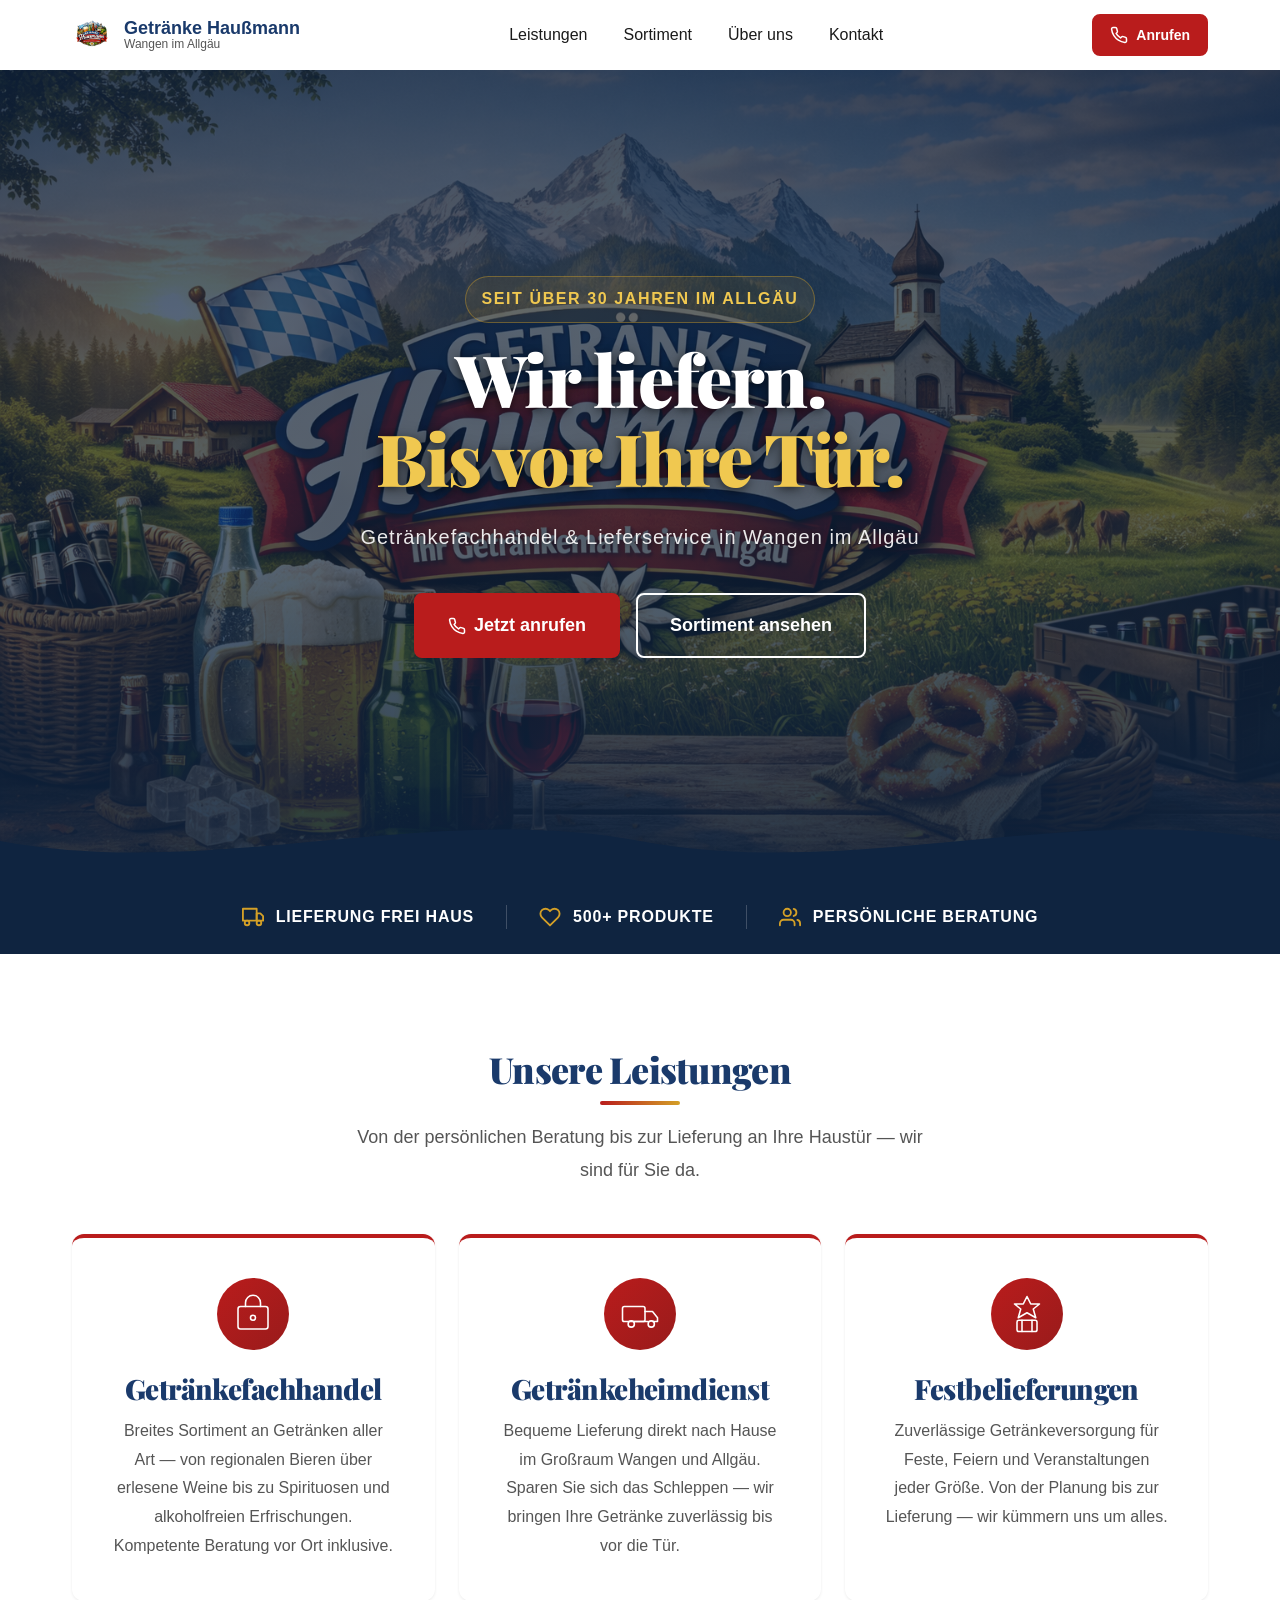
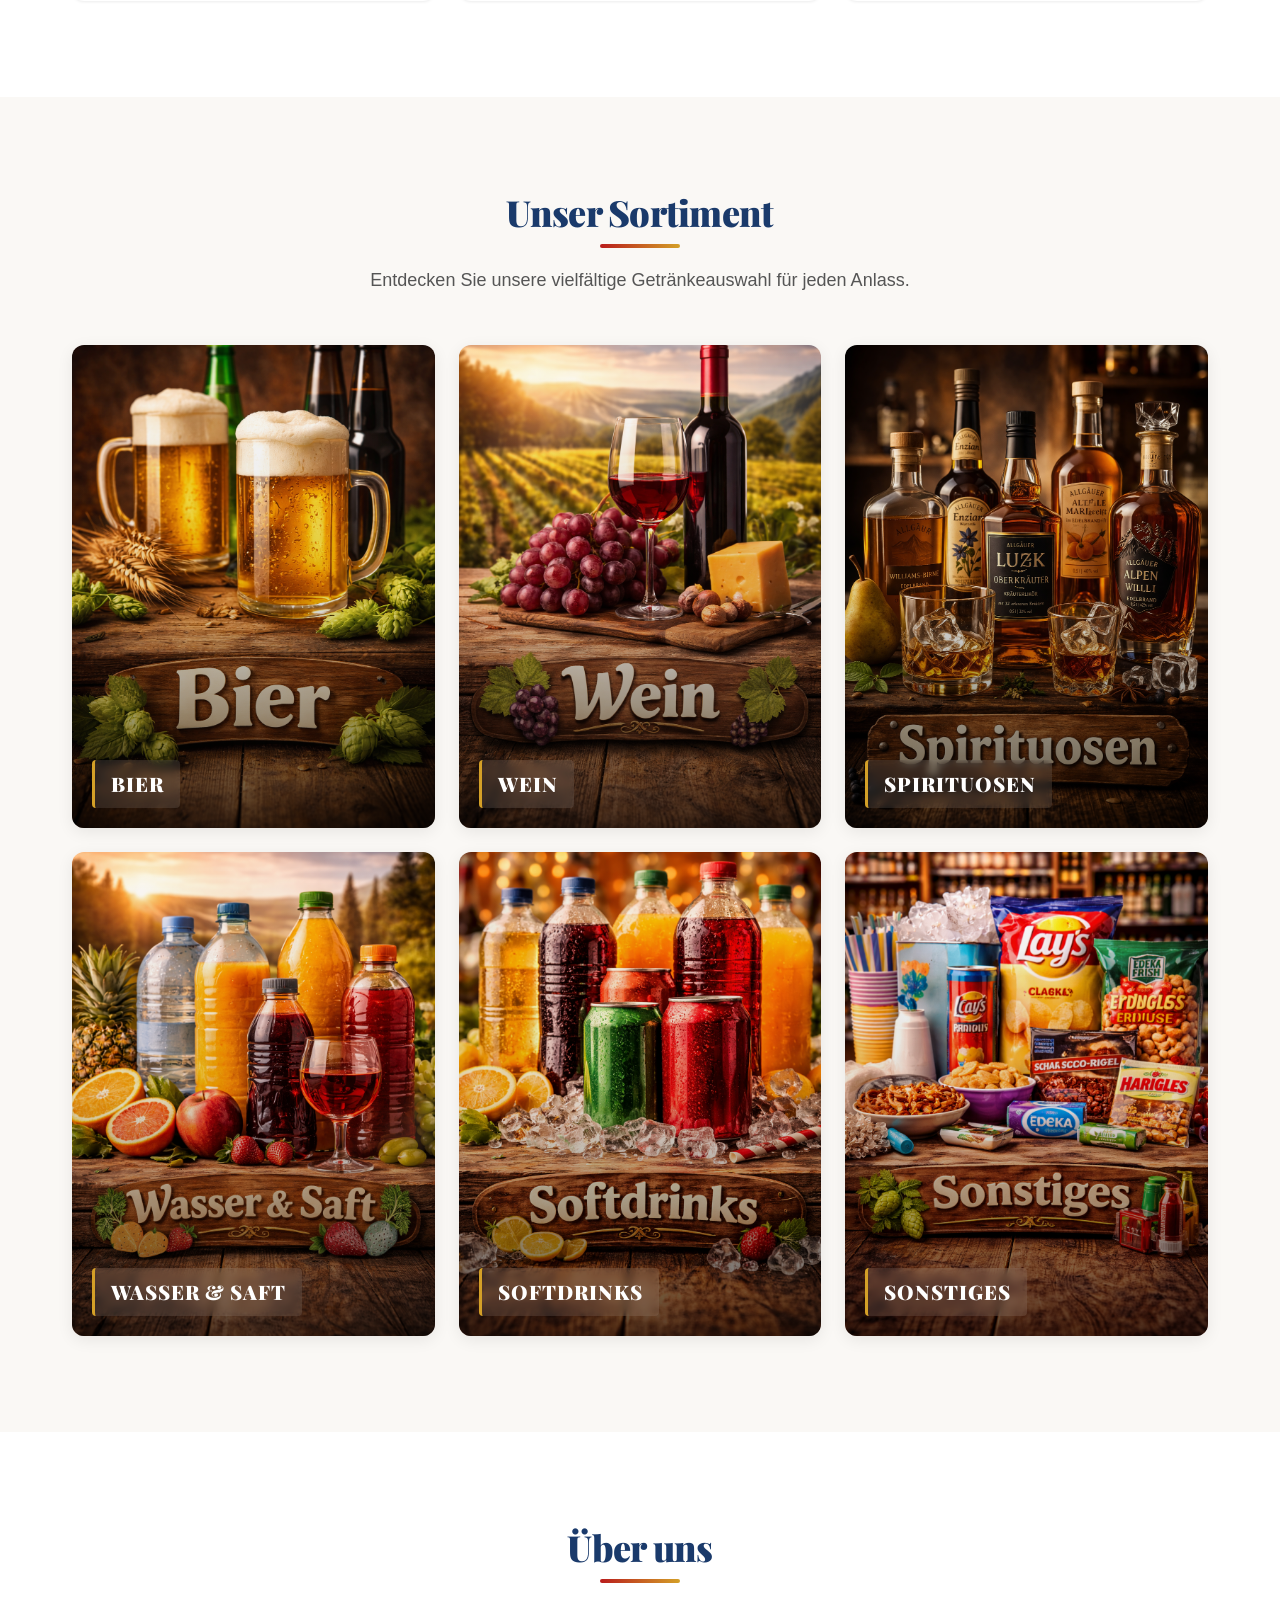
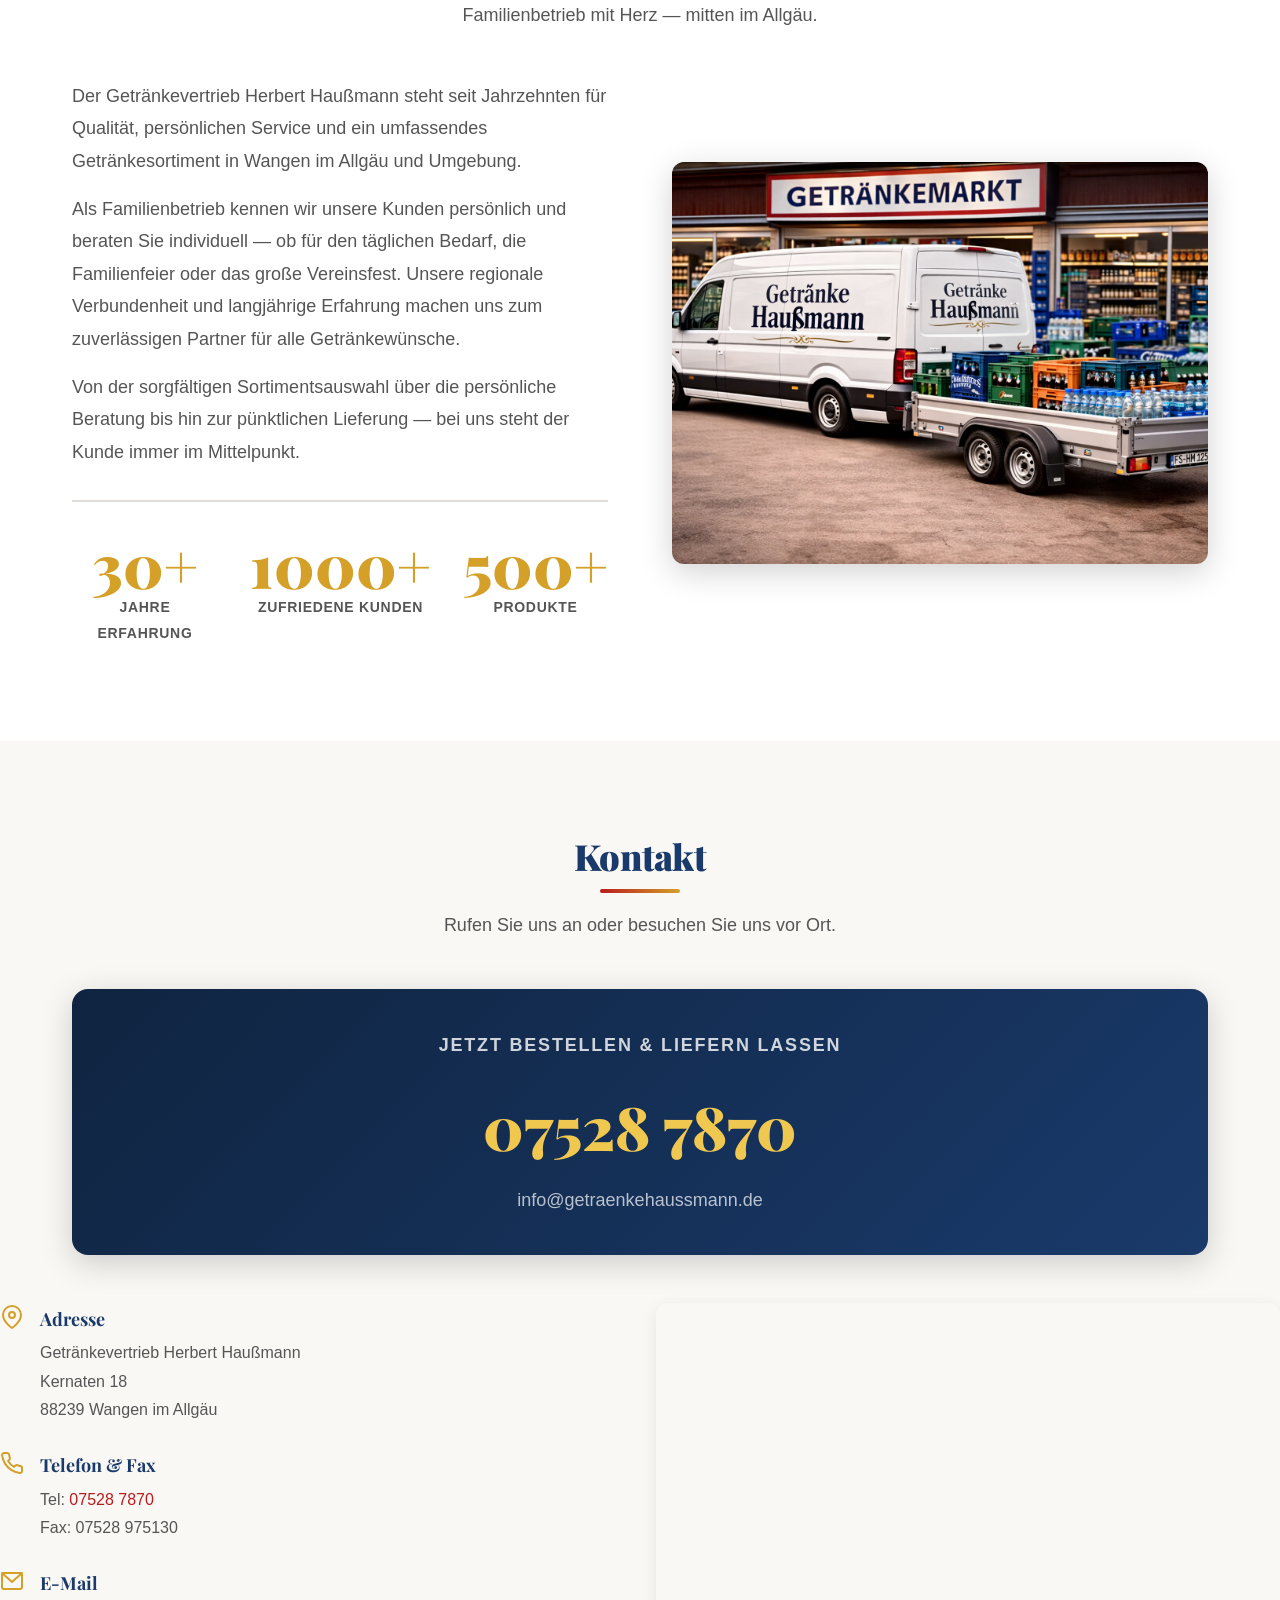
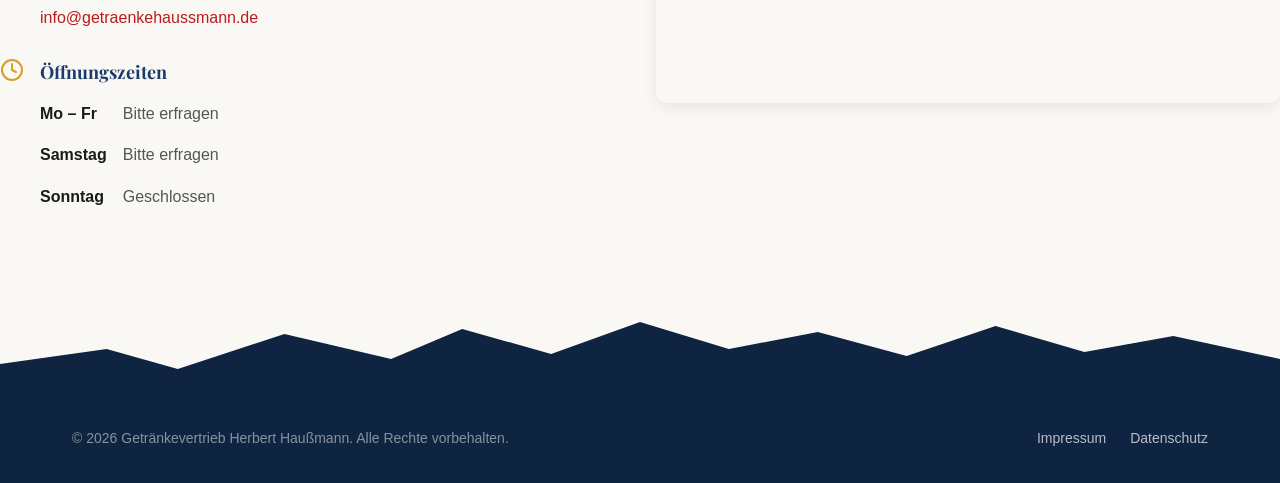
<file: index.html>
<!DOCTYPE html>
<html lang="de">
<head>
  <meta charset="UTF-8">
  <meta name="viewport" content="width=device-width, initial-scale=1.0">
  <title>Getränke Haußmann — Ihr Getränkespezialist in Wangen im Allgäu</title>
  <meta name="description" content="Getränkevertrieb Herbert Haußmann in Wangen im Allgäu. Getränkefachhandel, Heimlieferservice und Festbelieferung. Breites Sortiment, persönliche Beratung.">
  <meta name="keywords" content="Getränke, Wangen im Allgäu, Getränkelieferung, Festbelieferung, Bier, Wein, Spirituosen">

  <!-- Open Graph -->
  <meta property="og:title" content="Getränke Haußmann — Ihr Getränkespezialist in Wangen im Allgäu">
  <meta property="og:description" content="Getränkefachhandel, Heimlieferservice und Festbelieferung im Großraum Wangen/Allgäu.">
  <meta property="og:type" content="website">
  <meta property="og:locale" content="de_DE">

  <!-- Structured Data -->
  <script type="application/ld+json">
  {
    "@context": "https://schema.org",
    "@type": "LocalBusiness",
    "name": "Getränkevertrieb Herbert Haußmann",
    "description": "Getränkefachhandel, Heimlieferservice und Festbelieferung in Wangen im Allgäu",
    "address": {
      "@type": "PostalAddress",
      "streetAddress": "Kernaten 18",
      "addressLocality": "Wangen im Allgäu",
      "postalCode": "88239",
      "addressCountry": "DE"
    },
    "telephone": "+49-7528-7870",
    "faxNumber": "+49-7528-975130",
    "email": "info@getraenkehaussmann.de",
    "url": "https://www.getraenkehaussmann.de"
  }
  </script>

  <!-- Fonts -->
  <link rel="preconnect" href="https://fonts.googleapis.com">
  <link rel="preconnect" href="https://fonts.gstatic.com" crossorigin>
  <link href="https://fonts.googleapis.com/css2?family=Playfair+Display:wght@700;900&display=swap" rel="stylesheet">

  <!-- CSS -->
  <link rel="stylesheet" href="css/variables.css">
  <link rel="stylesheet" href="css/reset.css">
  <link rel="stylesheet" href="css/base.css">
  <link rel="stylesheet" href="css/layout.css">
  <link rel="stylesheet" href="css/components/header.css">
  <link rel="stylesheet" href="css/components/hero.css">
  <link rel="stylesheet" href="css/components/services.css">
  <link rel="stylesheet" href="css/components/products.css">
  <link rel="stylesheet" href="css/components/about.css">
  <link rel="stylesheet" href="css/components/contact.css">
  <link rel="stylesheet" href="css/components/footer.css">
  <link rel="stylesheet" href="css/components/buttons.css">
  <link rel="stylesheet" href="css/utilities.css">
  <link rel="stylesheet" href="css/responsive.css">
</head>
<body>

  <!-- ========== HEADER ========== -->
  <header class="header" id="header">
    <div class="container header__inner">
      <a href="#" class="header__logo" aria-label="Getränke Haußmann — Startseite">
        <img class="header__logo-icon" src="images/Logo.png" alt="Getränke Hausmann Logo" width="40" height="40">
        <div class="header__logo-text">
          Getränke Haußmann
          <span>Wangen im Allgäu</span>
        </div>
      </a>

      <nav class="nav" id="nav" aria-label="Hauptnavigation">
        <ul class="nav__list">
          <li><a href="#leistungen" class="nav__link">Leistungen</a></li>
          <li><a href="#sortiment" class="nav__link">Sortiment</a></li>
          <li><a href="#ueber-uns" class="nav__link">Über uns</a></li>
          <li><a href="#kontakt" class="nav__link">Kontakt</a></li>
        </ul>
      </nav>

      <a href="tel:+4975287870" class="btn btn--primary btn--sm header__cta">
        <svg class="btn__icon" viewBox="0 0 24 24" fill="none" stroke="currentColor" stroke-width="2" stroke-linecap="round" stroke-linejoin="round" aria-hidden="true">
          <path d="M22 16.92v3a2 2 0 01-2.18 2 19.79 19.79 0 01-8.63-3.07 19.5 19.5 0 01-6-6 19.79 19.79 0 01-3.07-8.67A2 2 0 014.11 2h3a2 2 0 012 1.72c.127.96.361 1.903.7 2.81a2 2 0 01-.45 2.11L8.09 9.91a16 16 0 006 6l1.27-1.27a2 2 0 012.11-.45c.907.339 1.85.573 2.81.7A2 2 0 0122 16.92z"/>
        </svg>
        Anrufen
      </a>

      <button class="nav-toggle" id="nav-toggle" aria-label="Menü öffnen" aria-expanded="false" aria-controls="nav">
        <span class="nav-toggle__line"></span>
        <span class="nav-toggle__line"></span>
        <span class="nav-toggle__line"></span>
      </button>
    </div>
  </header>

  <main>
    <!-- ========== HERO ========== -->
    <section class="hero" id="hero">
      <div class="hero__content">
        <p class="hero__tagline">Seit über 30 Jahren im Allgäu</p>
        <h1 class="hero__title">Wir liefern.<br><span class="hero__title-accent">Bis vor Ihre Tür.</span></h1>
        <p class="hero__subtitle">Getränkefachhandel &amp; Lieferservice in Wangen im Allgäu</p>
        <div class="hero__actions">
          <a href="tel:+4975287870" class="btn btn--primary btn--lg">
            <svg class="btn__icon" viewBox="0 0 24 24" fill="none" stroke="currentColor" stroke-width="2" stroke-linecap="round" stroke-linejoin="round" aria-hidden="true">
              <path d="M22 16.92v3a2 2 0 01-2.18 2 19.79 19.79 0 01-8.63-3.07 19.5 19.5 0 01-6-6 19.79 19.79 0 01-3.07-8.67A2 2 0 014.11 2h3a2 2 0 012 1.72c.127.96.361 1.903.7 2.81a2 2 0 01-.45 2.11L8.09 9.91a16 16 0 006 6l1.27-1.27a2 2 0 012.11-.45c.907.339 1.85.573 2.81.7A2 2 0 0122 16.92z"/>
            </svg>
            Jetzt anrufen
          </a>
          <a href="#sortiment" class="btn btn--secondary btn--lg">Sortiment ansehen</a>
        </div>
      </div>
      <div class="hero__wave" aria-hidden="true">
        <svg viewBox="0 0 1440 80" preserveAspectRatio="none" xmlns="http://www.w3.org/2000/svg">
          <path d="M0,40 C240,80 480,0 720,40 C960,80 1200,0 1440,40 L1440,80 L0,80 Z" fill="#0f2440"/>
        </svg>
      </div>
    </section>

    <!-- ========== USP BANNER ========== -->
    <div class="usp-banner">
      <div class="container">
        <div class="usp-banner__grid">
          <div class="usp-banner__item">
            <svg class="usp-banner__icon" viewBox="0 0 24 24" fill="none" stroke="currentColor" stroke-width="2" stroke-linecap="round" stroke-linejoin="round" aria-hidden="true">
              <rect x="1" y="3" width="15" height="13"/><polygon points="16 8 20 8 23 11 23 16 16 16 16 8"/><circle cx="5.5" cy="18.5" r="2.5"/><circle cx="18.5" cy="18.5" r="2.5"/>
            </svg>
            <span class="usp-banner__text">Lieferung frei Haus</span>
          </div>
          <div class="usp-banner__divider" aria-hidden="true"></div>
          <div class="usp-banner__item">
            <svg class="usp-banner__icon" viewBox="0 0 24 24" fill="none" stroke="currentColor" stroke-width="2" stroke-linecap="round" stroke-linejoin="round" aria-hidden="true">
              <path d="M20.84 4.61a5.5 5.5 0 00-7.78 0L12 5.67l-1.06-1.06a5.5 5.5 0 00-7.78 7.78l1.06 1.06L12 21.23l7.78-7.78 1.06-1.06a5.5 5.5 0 000-7.78z"/>
            </svg>
            <span class="usp-banner__text">500+ Produkte</span>
          </div>
          <div class="usp-banner__divider" aria-hidden="true"></div>
          <div class="usp-banner__item">
            <svg class="usp-banner__icon" viewBox="0 0 24 24" fill="none" stroke="currentColor" stroke-width="2" stroke-linecap="round" stroke-linejoin="round" aria-hidden="true">
              <path d="M17 21v-2a4 4 0 00-4-4H5a4 4 0 00-4 4v2"/><circle cx="9" cy="7" r="4"/><path d="M23 21v-2a4 4 0 00-3-3.87"/><path d="M16 3.13a4 4 0 010 7.75"/>
            </svg>
            <span class="usp-banner__text">Persönliche Beratung</span>
          </div>
        </div>
      </div>
    </div>

    <!-- ========== LEISTUNGEN ========== -->
    <section class="section" id="leistungen">
      <div class="container">
        <div class="section__header">
          <h2 class="section__title">Unsere Leistungen</h2>
          <p class="section__subtitle">Von der persönlichen Beratung bis zur Lieferung an Ihre Haustür — wir sind für Sie da.</p>
        </div>

        <div class="services__grid">
          <!-- Card 1: Getränkefachhandel -->
          <div class="services__card">
            <div class="services__icon" aria-hidden="true">
              <svg viewBox="0 0 64 64" fill="none" stroke="currentColor" stroke-width="2.5" stroke-linecap="round" stroke-linejoin="round">
                <rect x="8" y="20" width="48" height="36" rx="4"/>
                <path d="M20 20V14a12 12 0 0124 0v6"/>
                <circle cx="32" cy="38" r="4"/>
              </svg>
            </div>
            <h3 class="services__card-title">Getränkefachhandel</h3>
            <p class="services__card-text">
              Breites Sortiment an Getränken aller Art — von regionalen Bieren über erlesene Weine bis zu Spirituosen und alkoholfreien Erfrischungen. Kompetente Beratung vor Ort inklusive.
            </p>
          </div>

          <!-- Card 2: Getränkelieferservice -->
          <div class="services__card">
            <div class="services__icon" aria-hidden="true">
              <svg viewBox="0 0 64 64" fill="none" stroke="currentColor" stroke-width="2.5" stroke-linecap="round" stroke-linejoin="round">
                <rect x="4" y="20" width="36" height="24" rx="3"/>
                <path d="M40 28h12l8 10v6h-8"/>
                <circle cx="18" cy="48" r="5"/>
                <circle cx="50" cy="48" r="5"/>
                <path d="M23 44h22"/>
              </svg>
            </div>
            <h3 class="services__card-title">Getränkeheimdienst</h3>
            <p class="services__card-text">
              Bequeme Lieferung direkt nach Hause im Großraum Wangen und Allgäu. Sparen Sie sich das Schleppen — wir bringen Ihre Getränke zuverlässig bis vor die Tür.
            </p>
          </div>

          <!-- Card 3: Festbelieferung -->
          <div class="services__card">
            <div class="services__icon" aria-hidden="true">
              <svg viewBox="0 0 64 64" fill="none" stroke="currentColor" stroke-width="2.5" stroke-linecap="round" stroke-linejoin="round">
                <path d="M32 4l6 12h14l-10 8 4 14-14-8-14 8 4-14-10-8h14z"/>
                <rect x="16" y="42" width="32" height="18" rx="3"/>
                <path d="M24 42v18M40 42v18"/>
              </svg>
            </div>
            <h3 class="services__card-title">Festbelieferungen</h3>
            <p class="services__card-text">
              Zuverlässige Getränkeversorgung für Feste, Feiern und Veranstaltungen jeder Größe. Von der Planung bis zur Lieferung — wir kümmern uns um alles.
            </p>
          </div>
        </div>
      </div>
    </section>

    <!-- ========== SORTIMENT ========== -->
    <section class="section section--alt" id="sortiment">
      <div class="container">
        <div class="section__header">
          <h2 class="section__title">Unser Sortiment</h2>
          <p class="section__subtitle">Entdecken Sie unsere vielfältige Getränkeauswahl für jeden Anlass.</p>
        </div>

        <div class="products__grid">
          <div class="products__item">
            <img class="products__image" src="images/Bier.png" alt="Bier — Breite Auswahl an regionalen und überregionalen Bieren" loading="lazy">
            <div class="products__overlay">
              <span class="products__label">Bier</span>
            </div>
          </div>

          <div class="products__item">
            <img class="products__image" src="images/Wein.png" alt="Wein — Erlesene Weine für jeden Anlass" loading="lazy">
            <div class="products__overlay">
              <span class="products__label">Wein</span>
            </div>
          </div>

          <div class="products__item">
            <img class="products__image" src="images/Spirituosen.png" alt="Spirituosen — Hochwertige Spirituosen und Liköre" loading="lazy">
            <div class="products__overlay">
              <span class="products__label">Spirituosen</span>
            </div>
          </div>

          <div class="products__item">
            <img class="products__image" src="images/Wasser & Saft.png" alt="Wasser und Saft — Erfrischende Auswahl" loading="lazy">
            <div class="products__overlay">
              <span class="products__label">Wasser & Saft</span>
            </div>
          </div>

          <div class="products__item">
            <img class="products__image" src="images/Softdrinks.png" alt="Softdrinks — Erfrischungsgetränke für jeden Geschmack" loading="lazy">
            <div class="products__overlay">
              <span class="products__label">Softdrinks</span>
            </div>
          </div>

          <div class="products__item">
            <img class="products__image" src="images/Sonstiges.png" alt="Sonstiges — Weitere Getränke und Zubehör" loading="lazy">
            <div class="products__overlay">
              <span class="products__label">Sonstiges</span>
            </div>
          </div>
        </div>
      </div>
    </section>

    <!-- ========== ÜBER UNS ========== -->
    <section class="section" id="ueber-uns">
      <div class="container">
        <div class="section__header">
          <h2 class="section__title">Über uns</h2>
          <p class="section__subtitle">Familienbetrieb mit Herz — mitten im Allgäu.</p>
        </div>

        <div class="about__content">
          <div class="about__text-block">
            <p class="about__text">
              Der Getränkevertrieb Herbert Haußmann steht seit Jahrzehnten für Qualität, persönlichen Service und ein umfassendes Getränkesortiment in Wangen im Allgäu und Umgebung.
            </p>
            <p class="about__text">
              Als Familienbetrieb kennen wir unsere Kunden persönlich und beraten Sie individuell — ob für den täglichen Bedarf, die Familienfeier oder das große Vereinsfest. Unsere regionale Verbundenheit und langjährige Erfahrung machen uns zum zuverlässigen Partner für alle Getränkewünsche.
            </p>
            <p class="about__text">
              Von der sorgfältigen Sortimentsauswahl über die persönliche Beratung bis hin zur pünktlichen Lieferung — bei uns steht der Kunde immer im Mittelpunkt.
            </p>

            <div class="about__highlight">
              <div class="about__stat">
                <span class="about__stat-number">30+</span>
                <span class="about__stat-label">Jahre Erfahrung</span>
              </div>
              <div class="about__stat">
                <span class="about__stat-number">1000+</span>
                <span class="about__stat-label">Zufriedene Kunden</span>
              </div>
              <div class="about__stat">
                <span class="about__stat-number">500+</span>
                <span class="about__stat-label">Produkte</span>
              </div>
            </div>
          </div>

          <div class="about__image-wrapper">
            <img src="images/ueberuns.png" alt="Getränke Haußmann Lieferwagen vor dem Getränkemarkt" loading="lazy">
          </div>
        </div>
      </div>
    </section>

    <!-- ========== KONTAKT ========== -->
    <section class="section section--alt" id="kontakt">
      <div class="container">
        <div class="section__header">
          <h2 class="section__title">Kontakt</h2>
          <p class="section__subtitle">Rufen Sie uns an oder besuchen Sie uns vor Ort.</p>
        </div>

        <div class="contact__cta">
          <p class="contact__cta-label">Jetzt bestellen &amp; liefern lassen</p>
          <a href="tel:+4975287870" class="contact__cta-phone">07528 7870</a>
          <a href="mailto:info@getraenkehaussmann.de" class="contact__cta-email">info@getraenkehaussmann.de</a>
        </div>
        </div>

        <div class="contact__grid">
          <div class="contact__info">
            <!-- Adresse -->
            <div class="contact__item">
              <svg class="contact__icon" viewBox="0 0 24 24" fill="none" stroke="currentColor" stroke-width="2" stroke-linecap="round" stroke-linejoin="round" aria-hidden="true">
                <path d="M21 10c0 7-9 13-9 13s-9-6-9-13a9 9 0 0118 0z"/>
                <circle cx="12" cy="10" r="3"/>
              </svg>
              <div>
                <p class="contact__item-title">Adresse</p>
                <p class="contact__item-text">
                  Getränkevertrieb Herbert Haußmann<br>
                  Kernaten 18<br>
                  88239 Wangen im Allgäu
                </p>
              </div>
            </div>

            <!-- Telefon -->
            <div class="contact__item">
              <svg class="contact__icon" viewBox="0 0 24 24" fill="none" stroke="currentColor" stroke-width="2" stroke-linecap="round" stroke-linejoin="round" aria-hidden="true">
                <path d="M22 16.92v3a2 2 0 01-2.18 2 19.79 19.79 0 01-8.63-3.07 19.5 19.5 0 01-6-6 19.79 19.79 0 01-3.07-8.67A2 2 0 014.11 2h3a2 2 0 012 1.72c.127.96.361 1.903.7 2.81a2 2 0 01-.45 2.11L8.09 9.91a16 16 0 006 6l1.27-1.27a2 2 0 012.11-.45c.907.339 1.85.573 2.81.7A2 2 0 0122 16.92z"/>
              </svg>
              <div>
                <p class="contact__item-title">Telefon & Fax</p>
                <p class="contact__item-text">
                  Tel: <a href="tel:+4975287870">07528 7870</a><br>
                  Fax: 07528 975130
                </p>
              </div>
            </div>

            <!-- E-Mail -->
            <div class="contact__item">
              <svg class="contact__icon" viewBox="0 0 24 24" fill="none" stroke="currentColor" stroke-width="2" stroke-linecap="round" stroke-linejoin="round" aria-hidden="true">
                <rect x="2" y="4" width="20" height="16" rx="2"/>
                <path d="M22 4L12 13 2 4"/>
              </svg>
              <div>
                <p class="contact__item-title">E-Mail</p>
                <p class="contact__item-text">
                  <a href="mailto:info@getraenkehaussmann.de">info@getraenkehaussmann.de</a>
                </p>
              </div>
            </div>

            <!-- Öffnungszeiten -->
            <div class="contact__item">
              <svg class="contact__icon" viewBox="0 0 24 24" fill="none" stroke="currentColor" stroke-width="2" stroke-linecap="round" stroke-linejoin="round" aria-hidden="true">
                <circle cx="12" cy="12" r="10"/>
                <path d="M12 6v6l4 2"/>
              </svg>
              <div>
                <p class="contact__item-title">Öffnungszeiten</p>
                <table class="contact__hours-table">
                  <tr>
                    <td>Mo – Fr</td>
                    <td>Bitte erfragen</td>
                  </tr>
                  <tr>
                    <td>Samstag</td>
                    <td>Bitte erfragen</td>
                  </tr>
                  <tr>
                    <td>Sonntag</td>
                    <td>Geschlossen</td>
                  </tr>
                </table>
              </div>
            </div>
          </div>

          <!-- Google Maps -->
          <div class="contact__map">
            <iframe
              src="https://www.google.com/maps/embed?pb=!1m18!1m12!1m3!1d2678.5!2d9.8315!3d47.6870!2m3!1f0!2f0!3f0!3m2!1i1024!2i768!4f13.1!3m3!1m2!1s0x479b1e2c7a5a8d0b%3A0x0!2sKernaten+18%2C+88239+Wangen+im+Allg%C3%A4u!5e0!3m2!1sde!2sde!4v1"
              allowfullscreen=""
              loading="lazy"
              referrerpolicy="no-referrer-when-downgrade"
              title="Standort Getränke Haußmann auf Google Maps">
            </iframe>
          </div>
        </div>
      </div>
    </section>
  </main>

  <!-- ========== FOOTER ========== -->
  <div class="footer__mountains" aria-hidden="true">
    <svg viewBox="0 0 1440 80" preserveAspectRatio="none" xmlns="http://www.w3.org/2000/svg">
      <path d="M0,80 L0,50 L120,35 L200,55 L320,20 L440,45 L520,15 L620,40 L720,8 L820,35 L920,18 L1020,42 L1120,12 L1220,38 L1320,22 L1440,45 L1440,80 Z" fill="#0f2440"/>
    </svg>
  </div>
  <footer class="footer">
    <div class="container footer__inner">
      <p class="footer__copy">&copy; 2026 Getränkevertrieb Herbert Haußmann. Alle Rechte vorbehalten.</p>
      <div class="footer__links">
        <a href="impressum.html" class="footer__link">Impressum</a>
        <a href="datenschutz.html" class="footer__link">Datenschutz</a>
      </div>
    </div>
  </footer>

  <script src="js/main.js"></script>
</body>
</html>
</file>
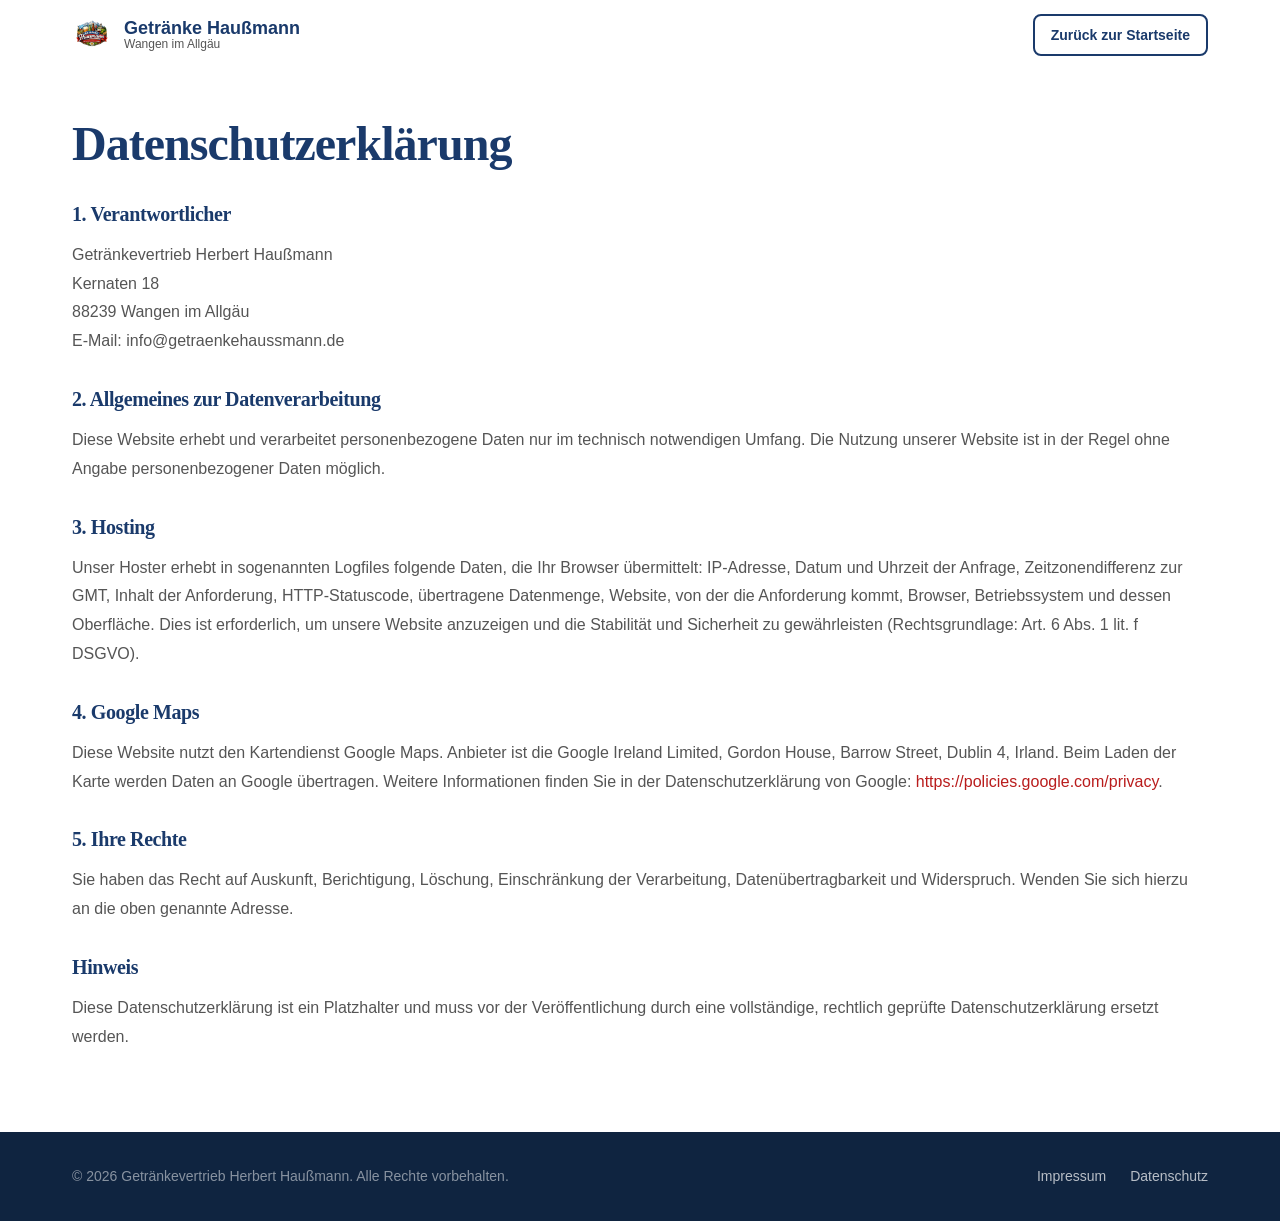
<file: datenschutz.html>
<!DOCTYPE html>
<html lang="de">
<head>
  <meta charset="UTF-8">
  <meta name="viewport" content="width=device-width, initial-scale=1.0">
  <title>Datenschutz — Getränke Haußmann</title>
  <meta name="robots" content="noindex">
  <link rel="stylesheet" href="css/variables.css">
  <link rel="stylesheet" href="css/reset.css">
  <link rel="stylesheet" href="css/base.css">
  <link rel="stylesheet" href="css/layout.css">
  <link rel="stylesheet" href="css/components/header.css">
  <link rel="stylesheet" href="css/components/footer.css">
  <link rel="stylesheet" href="css/components/buttons.css">
  <link rel="stylesheet" href="css/utilities.css">
  <link rel="stylesheet" href="css/responsive.css">
  <style>
    .legal { padding-top: calc(var(--header-height) + var(--space-12)); padding-bottom: var(--space-16); }
    .legal h1 { margin-bottom: var(--space-8); }
    .legal h2 { font-size: var(--font-size-xl); margin-top: var(--space-8); margin-bottom: var(--space-4); }
    .legal p { margin-bottom: var(--space-4); }
  </style>
</head>
<body>
  <header class="header" id="header">
    <div class="container header__inner">
      <a href="index.html" class="header__logo">
        <img class="header__logo-icon" src="images/Logo.png" alt="Getränke Hausmann Logo" width="40" height="40">
        <div class="header__logo-text">
          Getränke Haußmann
          <span>Wangen im Allgäu</span>
        </div>
      </a>
      <a href="index.html" class="btn btn--outline btn--sm">Zurück zur Startseite</a>
    </div>
  </header>

  <main class="legal container">
    <h1>Datenschutzerklärung</h1>

    <h2>1. Verantwortlicher</h2>
    <p>
      Getränkevertrieb Herbert Haußmann<br>
      Kernaten 18<br>
      88239 Wangen im Allgäu<br>
      E-Mail: info@getraenkehaussmann.de
    </p>

    <h2>2. Allgemeines zur Datenverarbeitung</h2>
    <p>
      Diese Website erhebt und verarbeitet personenbezogene Daten nur im technisch notwendigen Umfang. Die Nutzung unserer Website ist in der Regel ohne Angabe personenbezogener Daten möglich.
    </p>

    <h2>3. Hosting</h2>
    <p>
      Unser Hoster erhebt in sogenannten Logfiles folgende Daten, die Ihr Browser übermittelt: IP-Adresse, Datum und Uhrzeit der Anfrage, Zeitzonendifferenz zur GMT, Inhalt der Anforderung, HTTP-Statuscode, übertragene Datenmenge, Website, von der die Anforderung kommt, Browser, Betriebssystem und dessen Oberfläche. Dies ist erforderlich, um unsere Website anzuzeigen und die Stabilität und Sicherheit zu gewährleisten (Rechtsgrundlage: Art. 6 Abs. 1 lit. f DSGVO).
    </p>

    <h2>4. Google Maps</h2>
    <p>
      Diese Website nutzt den Kartendienst Google Maps. Anbieter ist die Google Ireland Limited, Gordon House, Barrow Street, Dublin 4, Irland. Beim Laden der Karte werden Daten an Google übertragen. Weitere Informationen finden Sie in der Datenschutzerklärung von Google: <a href="https://policies.google.com/privacy" target="_blank" rel="noopener">https://policies.google.com/privacy</a>.
    </p>

    <h2>5. Ihre Rechte</h2>
    <p>
      Sie haben das Recht auf Auskunft, Berichtigung, Löschung, Einschränkung der Verarbeitung, Datenübertragbarkeit und Widerspruch. Wenden Sie sich hierzu an die oben genannte Adresse.
    </p>

    <h2>Hinweis</h2>
    <p>
      Diese Datenschutzerklärung ist ein Platzhalter und muss vor der Veröffentlichung durch eine vollständige, rechtlich geprüfte Datenschutzerklärung ersetzt werden.
    </p>
  </main>

  <footer class="footer">
    <div class="container footer__inner">
      <p class="footer__copy">&copy; 2026 Getränkevertrieb Herbert Haußmann. Alle Rechte vorbehalten.</p>
      <div class="footer__links">
        <a href="impressum.html" class="footer__link">Impressum</a>
        <a href="datenschutz.html" class="footer__link">Datenschutz</a>
      </div>
    </div>
  </footer>

  <script src="js/main.js"></script>
</body>
</html>
</file>
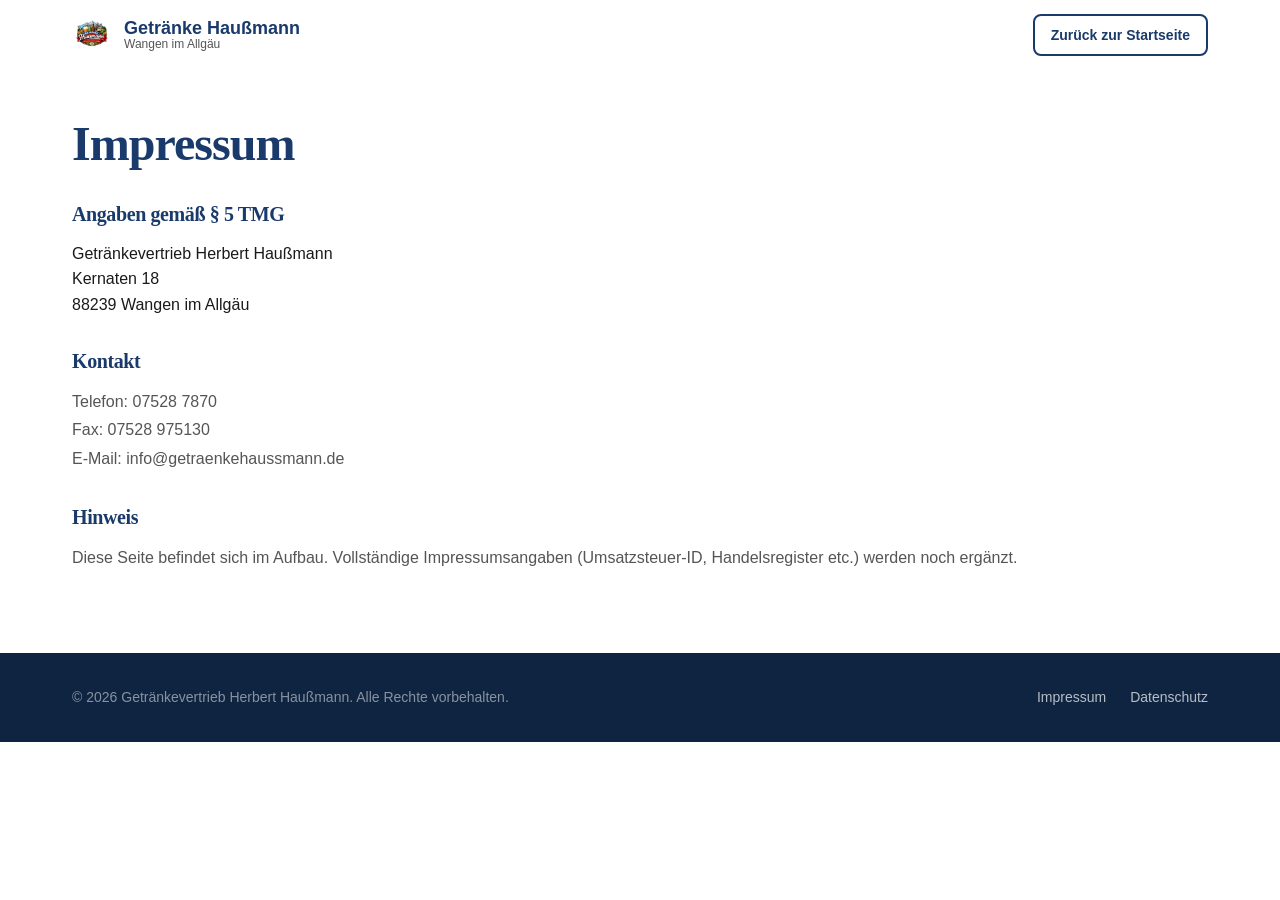
<file: impressum.html>
<!DOCTYPE html>
<html lang="de">
<head>
  <meta charset="UTF-8">
  <meta name="viewport" content="width=device-width, initial-scale=1.0">
  <title>Impressum — Getränke Haußmann</title>
  <meta name="robots" content="noindex">
  <link rel="stylesheet" href="css/variables.css">
  <link rel="stylesheet" href="css/reset.css">
  <link rel="stylesheet" href="css/base.css">
  <link rel="stylesheet" href="css/layout.css">
  <link rel="stylesheet" href="css/components/header.css">
  <link rel="stylesheet" href="css/components/footer.css">
  <link rel="stylesheet" href="css/components/buttons.css">
  <link rel="stylesheet" href="css/utilities.css">
  <link rel="stylesheet" href="css/responsive.css">
  <style>
    .legal { padding-top: calc(var(--header-height) + var(--space-12)); padding-bottom: var(--space-16); }
    .legal h1 { margin-bottom: var(--space-8); }
    .legal h2 { font-size: var(--font-size-xl); margin-top: var(--space-8); margin-bottom: var(--space-4); }
    .legal p, .legal address { margin-bottom: var(--space-4); font-style: normal; }
  </style>
</head>
<body>
  <header class="header" id="header">
    <div class="container header__inner">
      <a href="index.html" class="header__logo">
        <img class="header__logo-icon" src="images/Logo.png" alt="Getränke Hausmann Logo" width="40" height="40">
        <div class="header__logo-text">
          Getränke Haußmann
          <span>Wangen im Allgäu</span>
        </div>
      </a>
      <a href="index.html" class="btn btn--outline btn--sm">Zurück zur Startseite</a>
    </div>
  </header>

  <main class="legal container">
    <h1>Impressum</h1>

    <h2>Angaben gemäß § 5 TMG</h2>
    <address>
      Getränkevertrieb Herbert Haußmann<br>
      Kernaten 18<br>
      88239 Wangen im Allgäu
    </address>

    <h2>Kontakt</h2>
    <p>
      Telefon: 07528 7870<br>
      Fax: 07528 975130<br>
      E-Mail: info@getraenkehaussmann.de
    </p>

    <h2>Hinweis</h2>
    <p>
      Diese Seite befindet sich im Aufbau. Vollständige Impressumsangaben (Umsatzsteuer-ID, Handelsregister etc.) werden noch ergänzt.
    </p>
  </main>

  <footer class="footer">
    <div class="container footer__inner">
      <p class="footer__copy">&copy; 2026 Getränkevertrieb Herbert Haußmann. Alle Rechte vorbehalten.</p>
      <div class="footer__links">
        <a href="impressum.html" class="footer__link">Impressum</a>
        <a href="datenschutz.html" class="footer__link">Datenschutz</a>
      </div>
    </div>
  </footer>

  <script src="js/main.js"></script>
</body>
</html>
</file>
<file: css/variables.css>
/* ==========================================================================
   CSS Custom Properties — Getränke Haußmann
   ========================================================================== */

:root {
  /* Colors — Primary Palette */
  --color-primary: #b91c1c;
  --color-primary-dark: #991b1b;
  --color-primary-light: #dc2626;
  --color-secondary: #1a3a6b;
  --color-secondary-dark: #0f2440;
  --color-secondary-light: #2a5299;

  /* Colors — Accent (Gold / Allgäu) */
  --color-accent: #d4a027;
  --color-accent-dark: #b8860b;
  --color-accent-light: #f0c850;

  /* Colors — Neutrals */
  --color-white: #ffffff;
  --color-light: #faf8f5;
  --color-light-warm: #f5f0e8;
  --color-light-gray: #e0ddd8;
  --color-gray: #888888;
  --color-dark: #1a1a1a;
  --color-text: #1a1a1a;
  --color-text-light: #555555;

  /* Colors — Semantic */
  --color-overlay: rgba(26, 58, 107, 0.7);
  --color-shadow: rgba(0, 0, 0, 0.08);
  --color-shadow-strong: rgba(0, 0, 0, 0.18);

  /* Typography */
  --font-family: -apple-system, BlinkMacSystemFont, "Segoe UI", Roboto,
    "Helvetica Neue", Arial, sans-serif;
  --font-family-heading: "Playfair Display", Georgia, "Times New Roman", serif;

  --font-size-xs: 0.75rem;
  --font-size-sm: 0.875rem;
  --font-size-base: 1rem;
  --font-size-lg: 1.125rem;
  --font-size-xl: 1.25rem;
  --font-size-2xl: 1.75rem;
  --font-size-3xl: 2.25rem;
  --font-size-4xl: 3rem;
  --font-size-5xl: 3.75rem;
  --font-size-6xl: 4.5rem;

  --font-weight-normal: 400;
  --font-weight-medium: 500;
  --font-weight-semibold: 600;
  --font-weight-bold: 700;
  --font-weight-black: 900;

  --line-height-tight: 1.1;
  --line-height-base: 1.6;
  --line-height-relaxed: 1.8;

  --letter-spacing-tight: -0.02em;
  --letter-spacing-wide: 0.05em;
  --letter-spacing-wider: 0.1em;

  /* Spacing (4px base) */
  --space-1: 0.25rem;
  --space-2: 0.5rem;
  --space-3: 0.75rem;
  --space-4: 1rem;
  --space-5: 1.25rem;
  --space-6: 1.5rem;
  --space-8: 2rem;
  --space-10: 2.5rem;
  --space-12: 3rem;
  --space-16: 4rem;
  --space-20: 5rem;
  --space-24: 6rem;

  /* Border Radius */
  --radius-sm: 4px;
  --radius-md: 8px;
  --radius-lg: 12px;
  --radius-xl: 16px;
  --radius-full: 9999px;

  /* Shadows */
  --shadow-sm: 0 1px 3px var(--color-shadow);
  --shadow-md: 0 4px 16px var(--color-shadow);
  --shadow-lg: 0 8px 32px var(--color-shadow-strong);
  --shadow-accent: 0 4px 20px rgba(185, 28, 28, 0.2);

  /* Transitions */
  --transition-fast: 150ms ease;
  --transition-base: 300ms ease;
  --transition-slow: 500ms ease;

  /* Layout */
  --container-max: 1200px;
  --header-height: 70px;
}
</file>
<file: css/base.css>
/* ==========================================================================
   Base Styles — Typography, Body, Links
   ========================================================================== */

body {
  font-family: var(--font-family);
  font-size: var(--font-size-base);
  font-weight: var(--font-weight-normal);
  color: var(--color-text);
  background-color: var(--color-white);
  line-height: var(--line-height-base);
}

h1, h2, h3, h4, h5, h6 {
  font-family: var(--font-family-heading);
  font-weight: var(--font-weight-black);
  line-height: var(--line-height-tight);
  color: var(--color-secondary);
  letter-spacing: var(--letter-spacing-tight);
}

h1 { font-size: var(--font-size-4xl); }
h2 { font-size: var(--font-size-3xl); }
h3 { font-size: var(--font-size-xl); }
h4 { font-size: var(--font-size-lg); }

p {
  margin-bottom: var(--space-4);
  color: var(--color-text-light);
  line-height: var(--line-height-relaxed);
}

a {
  color: var(--color-primary);
  transition: color var(--transition-fast);
}

a:hover {
  color: var(--color-primary-dark);
}

strong {
  font-weight: var(--font-weight-semibold);
}
</file>
<file: css/layout.css>
/* ==========================================================================
   Layout — Container, Sections, Grid Helpers
   ========================================================================== */

.container {
  width: 100%;
  max-width: var(--container-max);
  margin-inline: auto;
  padding-inline: var(--space-4);
}

.section {
  padding-block: var(--space-16);
}

.section--alt {
  background-color: var(--color-light);
}

.section--dark {
  background-color: var(--color-secondary-dark);
  color: var(--color-white);
}

.section__header {
  text-align: center;
  margin-bottom: var(--space-12);
}

.section__title {
  font-family: var(--font-family-heading);
  font-size: var(--font-size-3xl);
  font-weight: var(--font-weight-black);
  margin-bottom: var(--space-4);
  position: relative;
  display: inline-block;
  letter-spacing: var(--letter-spacing-tight);
}

.section__title::after {
  content: "";
  display: block;
  width: 80px;
  height: 4px;
  background: linear-gradient(90deg, var(--color-primary) 0%, var(--color-accent) 100%);
  margin: var(--space-3) auto 0;
  border-radius: var(--radius-full);
}

.section__subtitle {
  font-size: var(--font-size-lg);
  color: var(--color-text-light);
  font-weight: var(--font-weight-normal);
  max-width: 600px;
  margin-inline: auto;
}

.grid {
  display: grid;
  gap: var(--space-6);
}

.grid--2 {
  grid-template-columns: 1fr;
}

.grid--3 {
  grid-template-columns: 1fr;
}
</file>
<file: css/components/header.css>
/* ==========================================================================
   Header & Navigation
   ========================================================================== */

.header {
  position: fixed;
  top: 0;
  left: 0;
  right: 0;
  z-index: 1000;
  background-color: var(--color-white);
  height: var(--header-height);
  transition: box-shadow var(--transition-base);
}

.header--scrolled {
  box-shadow: var(--shadow-md);
}

.header__inner {
  display: flex;
  align-items: center;
  justify-content: space-between;
  height: 100%;
}

.header__logo {
  display: flex;
  align-items: center;
  gap: var(--space-3);
  font-size: var(--font-size-lg);
  font-weight: var(--font-weight-bold);
  color: var(--color-secondary);
}

.header__logo-icon {
  width: 40px;
  height: 40px;
  flex-shrink: 0;
  border-radius: var(--radius-md);
  object-fit: cover;
}

.header__logo-text {
  line-height: var(--line-height-tight);
}

.header__logo-text span {
  display: block;
  font-size: var(--font-size-xs);
  font-weight: var(--font-weight-normal);
  color: var(--color-text-light);
}

/* Navigation */
.nav {
  display: none;
  position: absolute;
  top: var(--header-height);
  left: 0;
  right: 0;
  background-color: var(--color-white);
  box-shadow: var(--shadow-md);
  padding: var(--space-4);
}

.nav--open {
  display: block;
}

.nav__list {
  display: flex;
  flex-direction: column;
  gap: var(--space-1);
}

.nav__link {
  display: block;
  padding: var(--space-3) var(--space-4);
  font-size: var(--font-size-base);
  font-weight: var(--font-weight-medium);
  color: var(--color-text);
  border-radius: var(--radius-md);
  transition: background-color var(--transition-fast), color var(--transition-fast);
}

.nav__link:hover {
  background-color: var(--color-light);
  color: var(--color-primary);
}

/* Hamburger Button */
.nav-toggle {
  display: flex;
  flex-direction: column;
  justify-content: center;
  gap: 5px;
  width: 30px;
  height: 30px;
  padding: 0;
}

.nav-toggle__line {
  display: block;
  width: 100%;
  height: 2px;
  background-color: var(--color-secondary);
  border-radius: var(--radius-full);
  transition: transform var(--transition-base), opacity var(--transition-base);
}

.nav-toggle--open .nav-toggle__line:nth-child(1) {
  transform: translateY(7px) rotate(45deg);
}

.nav-toggle--open .nav-toggle__line:nth-child(2) {
  opacity: 0;
}

.nav-toggle--open .nav-toggle__line:nth-child(3) {
  transform: translateY(-7px) rotate(-45deg);
}

/* Header CTA */
.header__cta {
  display: none !important;
}
</file>
<file: css/components/hero.css>
/* ==========================================================================
   Hero Section
   ========================================================================== */

.hero {
  position: relative;
  min-height: 100vh;
  display: flex;
  align-items: center;
  justify-content: center;
  text-align: center;
  padding: var(--space-20) var(--space-4);
  padding-bottom: var(--space-24);
  margin-top: var(--header-height);
  background: url('../../images/Header.png') center center / cover no-repeat;
  overflow: hidden;
}

.hero::before {
  content: "";
  position: absolute;
  inset: 0;
  background: linear-gradient(
    to bottom,
    rgba(15, 36, 64, 0.8) 0%,
    rgba(15, 36, 64, 0.7) 30%,
    rgba(15, 36, 64, 0.7) 60%,
    rgba(15, 36, 64, 0.9) 100%
  );
  pointer-events: none;
}

.hero__content {
  position: relative;
  z-index: 1;
  max-width: 800px;
}

.hero__tagline {
  display: inline-block;
  font-size: var(--font-size-sm);
  font-weight: var(--font-weight-bold);
  letter-spacing: var(--letter-spacing-wider);
  text-transform: uppercase;
  color: var(--color-accent-light);
  margin-bottom: var(--space-4);
  padding: var(--space-2) var(--space-4);
  border: 1px solid rgba(212, 160, 39, 0.4);
  border-radius: var(--radius-full);
  background: rgba(212, 160, 39, 0.1);
}

.hero__title {
  font-family: var(--font-family-heading);
  font-size: var(--font-size-4xl);
  font-weight: var(--font-weight-black);
  color: var(--color-white);
  margin-bottom: var(--space-6);
  line-height: var(--line-height-tight);
  letter-spacing: var(--letter-spacing-tight);
  text-shadow: 0 2px 8px rgba(0, 0, 0, 0.5), 0 4px 20px rgba(0, 0, 0, 0.3);
}

.hero__title-accent {
  color: var(--color-accent-light);
}

.hero__subtitle {
  font-size: var(--font-size-xl);
  color: rgba(255, 255, 255, 0.9);
  margin-bottom: var(--space-10);
  line-height: var(--line-height-base);
  font-weight: var(--font-weight-medium);
  letter-spacing: var(--letter-spacing-wide);
  text-shadow: 0 1px 6px rgba(0, 0, 0, 0.4);
}

.hero__actions {
  display: flex;
  flex-direction: column;
  gap: var(--space-4);
  align-items: center;
}

.hero__wave {
  position: absolute;
  bottom: -1px;
  left: 0;
  width: 100%;
  z-index: 2;
  line-height: 0;
}

.hero__wave svg {
  display: block;
  width: 100%;
  height: 80px;
}

/* ========== USP Banner ========== */

.usp-banner {
  background-color: var(--color-secondary-dark);
  padding: var(--space-6) 0;
  position: relative;
  z-index: 10;
}

.usp-banner__grid {
  display: flex;
  flex-direction: column;
  align-items: center;
  gap: var(--space-4);
}

.usp-banner__item {
  display: flex;
  align-items: center;
  gap: var(--space-3);
  color: var(--color-white);
}

.usp-banner__icon {
  width: 22px;
  height: 22px;
  flex-shrink: 0;
  color: var(--color-accent);
}

.usp-banner__text {
  font-size: var(--font-size-base);
  font-weight: var(--font-weight-bold);
  letter-spacing: var(--letter-spacing-wide);
  text-transform: uppercase;
}

.usp-banner__divider {
  display: none;
  width: 1px;
  height: 24px;
  background-color: rgba(255, 255, 255, 0.2);
}
</file>
<file: css/components/services.css>
/* ==========================================================================
   Services / Leistungen Section
   ========================================================================== */

.services__grid {
  display: grid;
  grid-template-columns: 1fr;
  gap: var(--space-6);
}

.services__card {
  background-color: var(--color-white);
  border-radius: var(--radius-lg);
  padding: var(--space-8);
  text-align: center;
  box-shadow: var(--shadow-sm);
  border-top: 4px solid var(--color-primary);
  transition: transform var(--transition-base), box-shadow var(--transition-base), border-color var(--transition-base);
}

.services__card:hover {
  transform: translateY(-6px);
  box-shadow: var(--shadow-accent);
  border-top-color: var(--color-accent);
}

.services__icon {
  width: 72px;
  height: 72px;
  margin: 0 auto var(--space-6);
  background: linear-gradient(135deg, var(--color-primary) 0%, var(--color-primary-dark) 100%);
  border-radius: 50%;
  display: flex;
  align-items: center;
  justify-content: center;
  padding: var(--space-4);
  color: var(--color-white);
}

.services__icon svg {
  width: 100%;
  height: 100%;
}

.services__card-title {
  font-family: var(--font-family-heading);
  font-size: var(--font-size-2xl);
  font-weight: var(--font-weight-black);
  margin-bottom: var(--space-3);
  color: var(--color-secondary);
}

.services__card-text {
  font-size: var(--font-size-base);
  color: var(--color-text-light);
  line-height: var(--line-height-relaxed);
  margin-bottom: 0;
}
</file>
<file: css/components/products.css>
/* ==========================================================================
   Products / Sortiment Section
   ========================================================================== */

.products__grid {
  display: grid;
  grid-template-columns: repeat(2, 1fr);
  gap: var(--space-4);
}

.products__item {
  position: relative;
  border-radius: var(--radius-lg);
  overflow: hidden;
  aspect-ratio: 3 / 4;
  cursor: default;
  box-shadow: var(--shadow-md);
}

.products__image {
  width: 100%;
  height: 100%;
  object-fit: cover;
  transition: transform var(--transition-slow), filter var(--transition-slow);
}

.products__item:hover .products__image {
  transform: scale(1.1);
  filter: brightness(1.05);
}

.products__item:hover .products__overlay {
  background: linear-gradient(to top, rgba(185, 28, 28, 0.8) 0%, rgba(185, 28, 28, 0.1) 50%, transparent 100%);
}

.products__overlay {
  position: absolute;
  inset: 0;
  background: linear-gradient(to top, rgba(0, 0, 0, 0.65) 0%, rgba(0, 0, 0, 0.1) 50%, transparent 100%);
  display: flex;
  align-items: flex-end;
  padding: var(--space-5);
  transition: background var(--transition-base);
}

.products__label {
  font-family: var(--font-family-heading);
  color: var(--color-white);
  font-size: var(--font-size-xl);
  font-weight: var(--font-weight-black);
  letter-spacing: var(--letter-spacing-wide);
  text-transform: uppercase;
  padding: var(--space-2) var(--space-4);
  background: rgba(255, 255, 255, 0.1);
  backdrop-filter: blur(4px);
  border-radius: var(--radius-sm);
  border-left: 3px solid var(--color-accent);
}
</file>
<file: css/components/about.css>
/* ==========================================================================
   About / Über uns Section
   ========================================================================== */

.about__content {
  display: grid;
  grid-template-columns: 1fr;
  gap: var(--space-8);
  align-items: center;
}

.about__text-block {
  order: 2;
}

.about__text {
  font-size: var(--font-size-lg);
  line-height: var(--line-height-relaxed);
  color: var(--color-text-light);
}

.about__text:last-child {
  margin-bottom: 0;
}

.about__highlight {
  display: flex;
  gap: var(--space-8);
  margin-top: var(--space-8);
  padding-top: var(--space-8);
  border-top: 2px solid var(--color-light-gray);
}

.about__stat {
  text-align: center;
}

.about__stat-number {
  display: block;
  font-family: var(--font-family-heading);
  font-size: var(--font-size-4xl);
  font-weight: var(--font-weight-black);
  color: var(--color-accent);
  line-height: 1;
}

.about__stat-label {
  font-size: var(--font-size-sm);
  font-weight: var(--font-weight-semibold);
  color: var(--color-text-light);
  margin-top: var(--space-2);
  text-transform: uppercase;
  letter-spacing: var(--letter-spacing-wide);
}

.about__image-wrapper {
  order: 1;
  border-radius: var(--radius-lg);
  overflow: hidden;
  aspect-ratio: 4 / 3;
  box-shadow: var(--shadow-lg);
}

.about__image-wrapper img {
  width: 100%;
  height: 100%;
  object-fit: cover;
}
</file>
<file: css/components/contact.css>
/* ==========================================================================
   Contact / Kontakt Section
   ========================================================================== */

/* CTA Box */
.contact__cta {
  text-align: center;
  background: linear-gradient(135deg, var(--color-secondary-dark) 0%, var(--color-secondary) 100%);
  border-radius: var(--radius-xl);
  padding: var(--space-10) var(--space-6);
  margin-bottom: var(--space-12);
  box-shadow: var(--shadow-lg);
}

.contact__cta-label {
  font-size: var(--font-size-lg);
  font-weight: var(--font-weight-semibold);
  color: rgba(255, 255, 255, 0.8);
  text-transform: uppercase;
  letter-spacing: var(--letter-spacing-wider);
  margin-bottom: var(--space-4);
}

.contact__cta-phone {
  display: block;
  font-family: var(--font-family-heading);
  font-size: var(--font-size-5xl);
  font-weight: var(--font-weight-black);
  color: var(--color-accent-light);
  margin-bottom: var(--space-3);
  transition: color var(--transition-fast);
}

.contact__cta-phone:hover {
  color: var(--color-white);
}

.contact__cta-email {
  font-size: var(--font-size-lg);
  color: rgba(255, 255, 255, 0.7);
  transition: color var(--transition-fast);
}

.contact__cta-email:hover {
  color: var(--color-white);
}

/* Grid */
.contact__grid {
  display: grid;
  grid-template-columns: 1fr;
  gap: var(--space-8);
}

.contact__info {
  display: flex;
  flex-direction: column;
  gap: var(--space-6);
}

.contact__item {
  display: flex;
  gap: var(--space-4);
  align-items: flex-start;
}

.contact__icon {
  width: 24px;
  height: 24px;
  flex-shrink: 0;
  color: var(--color-accent);
  margin-top: 2px;
}

.contact__item-title {
  font-family: var(--font-family-heading);
  font-size: var(--font-size-lg);
  font-weight: var(--font-weight-bold);
  color: var(--color-secondary);
  margin-bottom: var(--space-1);
}

.contact__item-text {
  font-size: var(--font-size-base);
  color: var(--color-text-light);
  margin-bottom: 0;
}

.contact__item-text a {
  color: var(--color-primary);
  font-weight: var(--font-weight-medium);
}

.contact__item-text a:hover {
  text-decoration: underline;
}

.contact__map {
  border-radius: var(--radius-lg);
  overflow: hidden;
  min-height: 300px;
  max-height: 400px;
  background-color: var(--color-light);
  box-shadow: var(--shadow-md);
}

.contact__map iframe {
  width: 100%;
  height: 100%;
  border: 0;
}

.contact__hours-table {
  width: 100%;
  font-size: var(--font-size-base);
}

.contact__hours-table td {
  padding: var(--space-2) 0;
  color: var(--color-text-light);
}

.contact__hours-table td:first-child {
  font-weight: var(--font-weight-semibold);
  color: var(--color-text);
  padding-right: var(--space-4);
}
</file>
<file: css/components/footer.css>
/* ==========================================================================
   Footer
   ========================================================================== */

.footer {
  background-color: var(--color-secondary-dark);
  color: rgba(255, 255, 255, 0.7);
  padding-block: var(--space-8);
  position: relative;
}

.footer__mountains {
  position: relative;
  background-color: var(--color-light);
  line-height: 0;
}

.footer__mountains svg {
  display: block;
  width: 100%;
  height: 80px;
}

.footer__inner {
  display: flex;
  flex-direction: column;
  align-items: center;
  gap: var(--space-4);
  text-align: center;
}

.footer__links {
  display: flex;
  gap: var(--space-6);
}

.footer__link {
  font-size: var(--font-size-sm);
  font-weight: var(--font-weight-medium);
  color: rgba(255, 255, 255, 0.7);
  transition: color var(--transition-fast);
}

.footer__link:hover {
  color: var(--color-accent);
}

.footer__copy {
  font-size: var(--font-size-sm);
  margin-bottom: 0;
  color: rgba(255, 255, 255, 0.5);
}
</file>
<file: css/components/buttons.css>
/* ==========================================================================
   Buttons
   ========================================================================== */

.btn {
  display: inline-flex;
  align-items: center;
  justify-content: center;
  gap: var(--space-2);
  padding: var(--space-3) var(--space-6);
  font-size: var(--font-size-base);
  font-weight: var(--font-weight-semibold);
  border-radius: var(--radius-md);
  border: 2px solid transparent;
  cursor: pointer;
  transition: background-color var(--transition-fast),
              color var(--transition-fast),
              border-color var(--transition-fast),
              transform var(--transition-fast);
  text-align: center;
  white-space: nowrap;
}

.btn:hover {
  transform: translateY(-1px);
}

.btn:active {
  transform: translateY(0);
}

/* Primary — Red */
.btn--primary {
  background-color: var(--color-primary);
  color: var(--color-white);
  border-color: var(--color-primary);
}

.btn--primary:hover {
  background-color: var(--color-primary-dark);
  border-color: var(--color-primary-dark);
  color: var(--color-white);
}

/* Secondary — Outlined White */
.btn--secondary {
  background-color: transparent;
  color: var(--color-white);
  border-color: var(--color-white);
}

.btn--secondary:hover {
  background-color: var(--color-white);
  color: var(--color-secondary);
}

/* Outline — Blue outline on light backgrounds */
.btn--outline {
  background-color: transparent;
  color: var(--color-secondary);
  border-color: var(--color-secondary);
}

.btn--outline:hover {
  background-color: var(--color-secondary);
  color: var(--color-white);
}

/* Large */
.btn--lg {
  padding: var(--space-4) var(--space-8);
  font-size: var(--font-size-lg);
}

/* Small */
.btn--sm {
  padding: var(--space-2) var(--space-4);
  font-size: var(--font-size-sm);
}

/* Icon inside button */
.btn__icon {
  width: 18px;
  height: 18px;
  flex-shrink: 0;
}
</file>
<file: css/utilities.css>
/* ==========================================================================
   Utility Classes
   ========================================================================== */

.sr-only {
  position: absolute;
  width: 1px;
  height: 1px;
  padding: 0;
  margin: -1px;
  overflow: hidden;
  clip: rect(0, 0, 0, 0);
  white-space: nowrap;
  border-width: 0;
}

.text-center {
  text-align: center;
}

.text-white {
  color: var(--color-white);
}

.visually-hidden {
  position: absolute;
  width: 1px;
  height: 1px;
  overflow: hidden;
  clip: rect(0 0 0 0);
  clip-path: inset(50%);
}
</file>
<file: css/responsive.css>
/* ==========================================================================
   Responsive — Mobile-first → Tablet (≥768px) → Desktop (≥1024px)
   ========================================================================== */

/* ---- Mobile Overrides (base is already mobile-first) ---- */

/* Hero — smaller text on small screens */
.hero__title {
  font-size: var(--font-size-3xl);
}

.hero__tagline {
  font-size: var(--font-size-xs);
}

.hero__subtitle {
  font-size: var(--font-size-base);
}

/* About stats — smaller on mobile */
.about__stat-number {
  font-size: var(--font-size-2xl);
}

.about__highlight {
  gap: var(--space-4);
}

/* Contact CTA phone — fits mobile */
.contact__cta-phone {
  font-size: var(--font-size-3xl);
}

.contact__cta {
  padding: var(--space-8) var(--space-4);
}

.contact__cta-label {
  font-size: var(--font-size-sm);
}

/* Products labels — smaller on mobile */
.products__label {
  font-size: var(--font-size-sm);
  padding: var(--space-1) var(--space-3);
}

/* Section titles — smaller on mobile */
.section__title {
  font-size: var(--font-size-2xl);
}

/* Services card title */
.services__card-title {
  font-size: var(--font-size-xl);
}

/* USP Banner — stacked on mobile */
.usp-banner__text {
  font-size: var(--font-size-sm);
}

/* ---- Tablet ---- */
@media (min-width: 768px) {

  /* Layout */
  .container {
    padding-inline: var(--space-8);
  }

  .section {
    padding-block: var(--space-20);
  }

  .section__title {
    font-size: var(--font-size-3xl);
  }

  .grid--2 {
    grid-template-columns: repeat(2, 1fr);
  }

  .grid--3 {
    grid-template-columns: repeat(3, 1fr);
  }

  /* Header */
  .nav-toggle {
    display: none;
  }

  .nav {
    display: block;
    position: static;
    box-shadow: none;
    padding: 0;
  }

  .nav__list {
    flex-direction: row;
    gap: var(--space-1);
  }

  .nav__link {
    padding: var(--space-2) var(--space-3);
    font-size: var(--font-size-sm);
  }

  .header__cta {
    display: inline-flex !important;
  }

  /* Hero */
  .hero {
    min-height: 90vh;
  }

  .hero__title {
    font-size: var(--font-size-5xl);
  }

  .hero__tagline {
    font-size: var(--font-size-sm);
  }

  .hero__subtitle {
    font-size: var(--font-size-xl);
  }

  .hero__actions {
    flex-direction: row;
    justify-content: center;
  }

  /* USP Banner */
  .usp-banner__grid {
    flex-direction: row;
    justify-content: center;
    gap: var(--space-8);
  }

  .usp-banner__divider {
    display: block;
  }

  .usp-banner__text {
    font-size: var(--font-size-base);
  }

  /* Services */
  .services__grid {
    grid-template-columns: repeat(3, 1fr);
  }

  .services__card-title {
    font-size: var(--font-size-2xl);
  }

  /* Products */
  .products__grid {
    grid-template-columns: repeat(3, 1fr);
  }

  .products__label {
    font-size: var(--font-size-lg);
    padding: var(--space-2) var(--space-4);
  }

  /* About */
  .about__content {
    grid-template-columns: 1fr 1fr;
  }

  .about__text-block {
    order: 1;
  }

  .about__image-wrapper {
    order: 2;
  }

  .about__stat-number {
    font-size: var(--font-size-4xl);
  }

  .about__highlight {
    gap: var(--space-8);
  }

  /* Contact */
  .contact__cta-phone {
    font-size: var(--font-size-5xl);
  }

  .contact__cta {
    padding: var(--space-10) var(--space-6);
  }

  .contact__cta-label {
    font-size: var(--font-size-lg);
  }

  .contact__grid {
    grid-template-columns: 1fr 1fr;
  }

  /* Footer */
  .footer__inner {
    flex-direction: row;
    justify-content: space-between;
  }
}

/* ---- Desktop ---- */
@media (min-width: 1024px) {

  /* Layout */
  .section {
    padding-block: var(--space-24);
  }

  /* Header */
  .nav__link {
    font-size: var(--font-size-base);
    padding: var(--space-2) var(--space-4);
  }

  /* Hero */
  .hero__title {
    font-size: var(--font-size-6xl);
  }

  .hero__tagline {
    font-size: var(--font-size-base);
  }

  /* Services */
  .services__card {
    padding: var(--space-10);
  }

  /* Products */
  .products__grid {
    gap: var(--space-6);
  }

  .products__label {
    font-size: var(--font-size-xl);
  }

  /* About */
  .about__content {
    gap: var(--space-16);
  }

  .about__stat-number {
    font-size: var(--font-size-5xl);
  }
}
</file>
